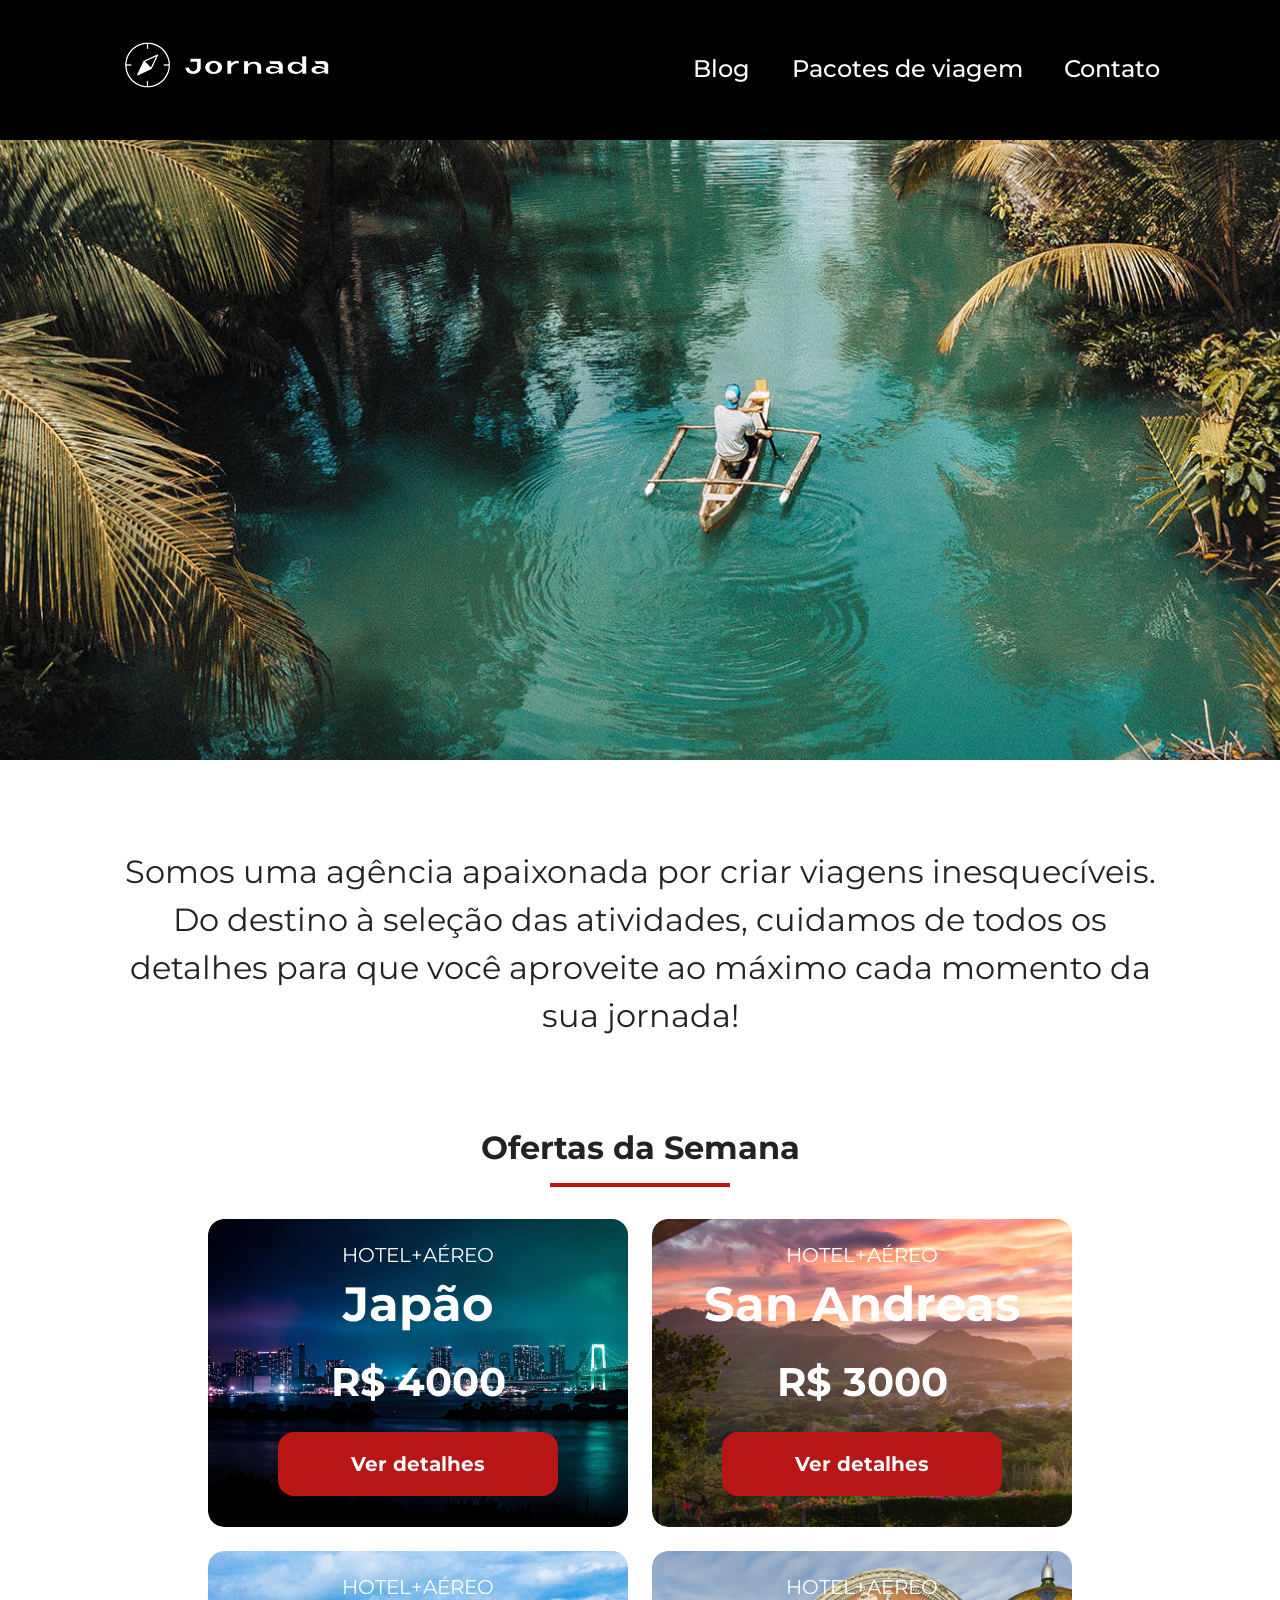
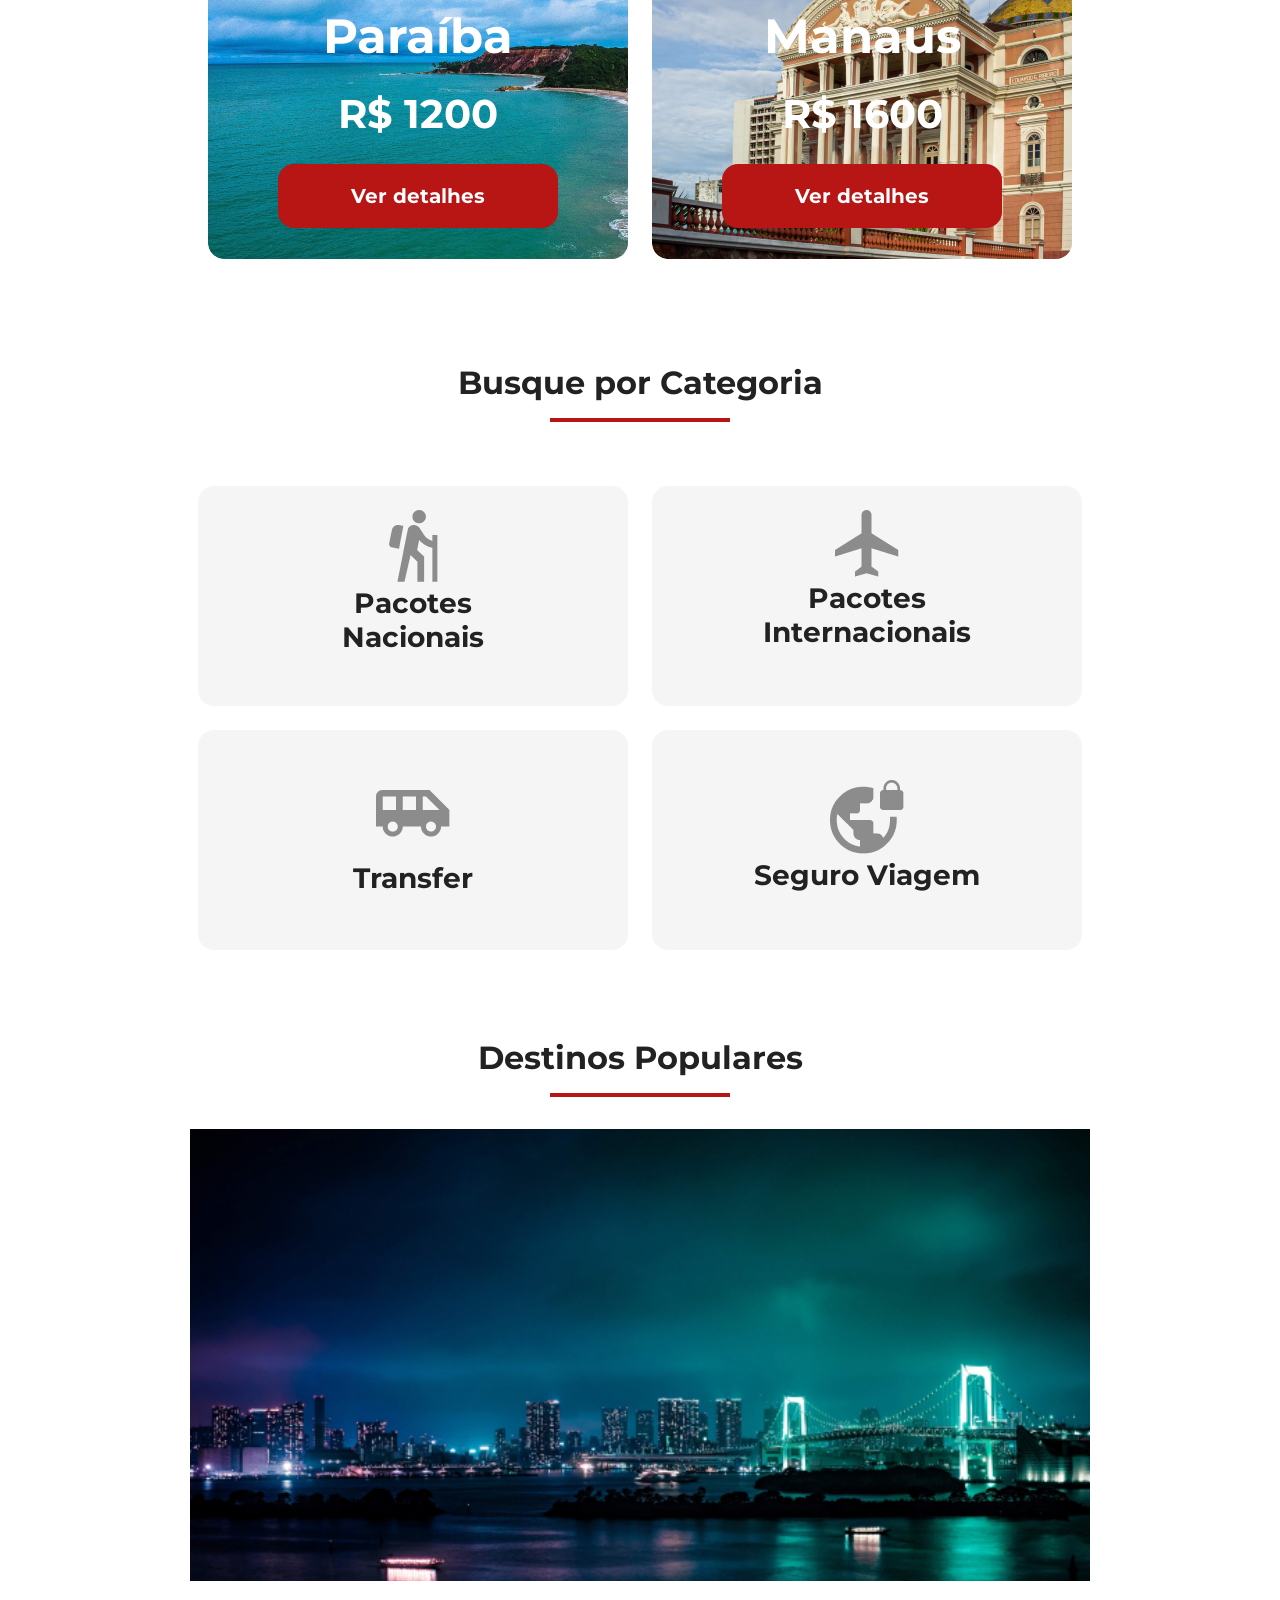
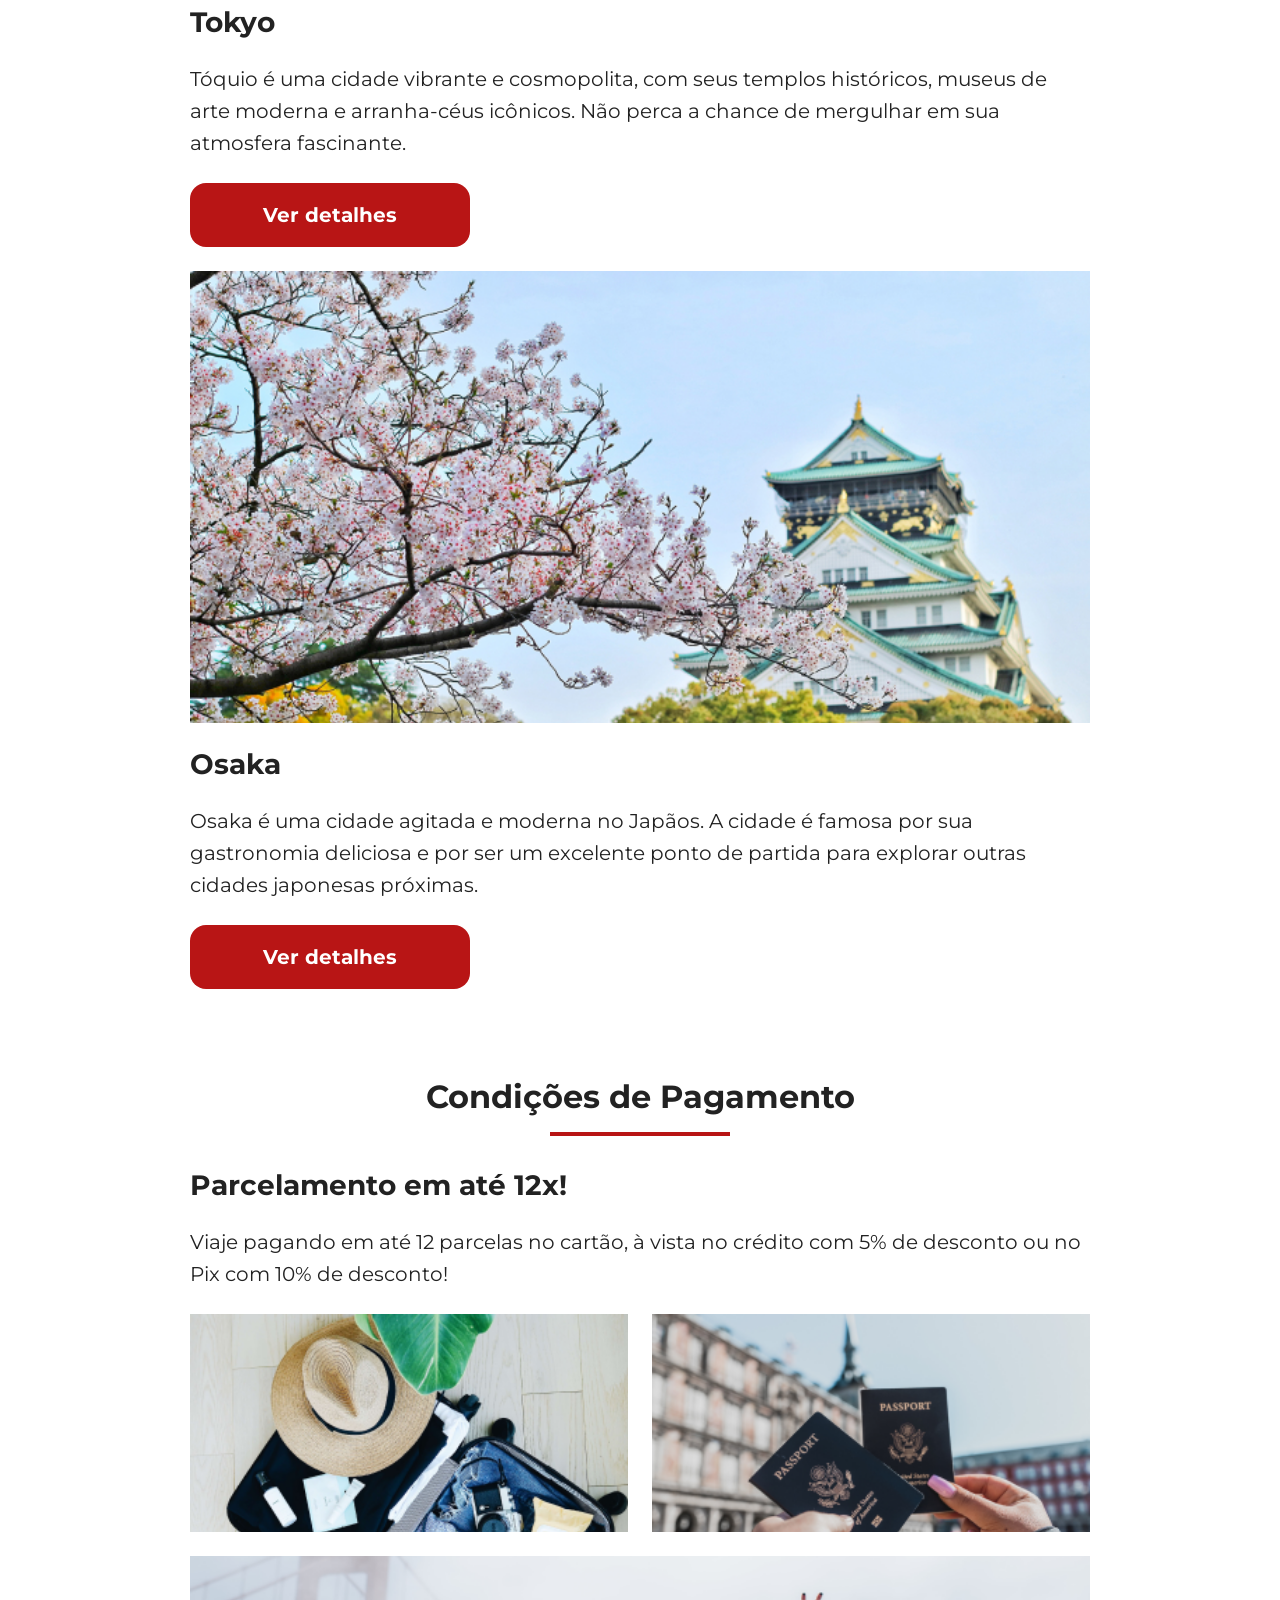
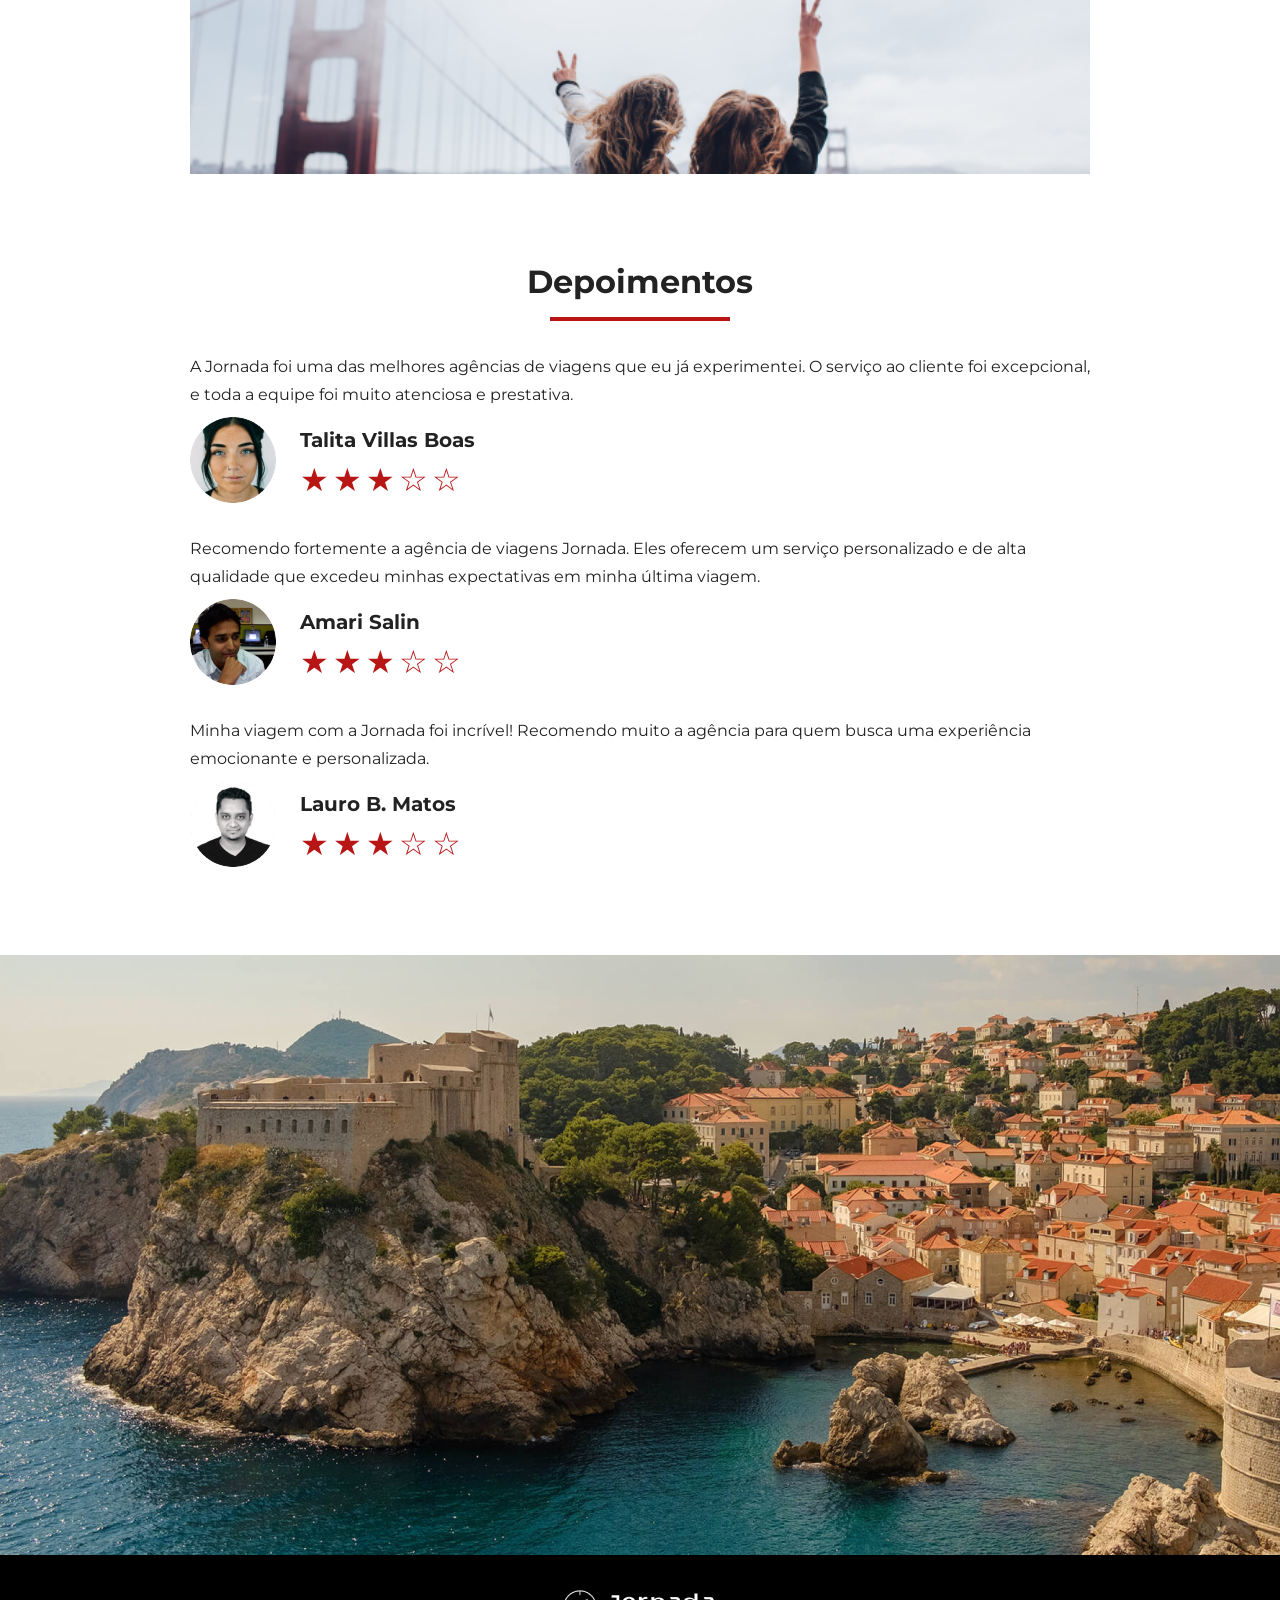
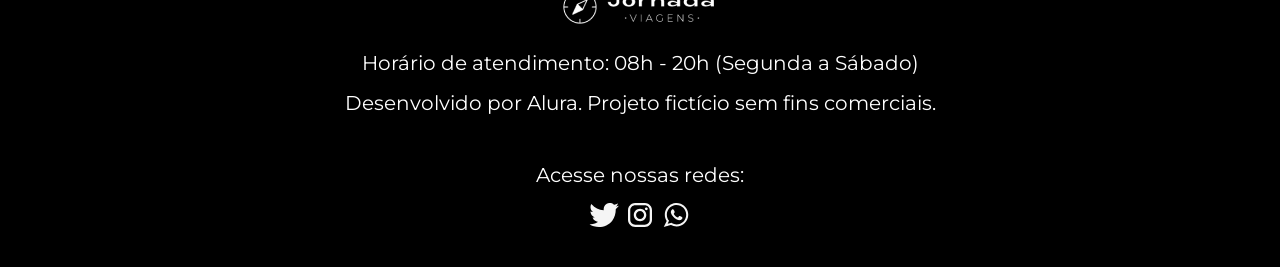
<file: index.html>
<!doctype html>
<html lang="pt-BR">
  <head>
    <meta charset="UTF-8" />
    <meta name="viewport" content="width=device-width, initial-scale=1.0" />
    <meta
      name="description"
      content="Jornada Viagens,uma agência apaixonada por criar viagens inesquecíveis"
    />

    <meta name="og:title" content="Jornada Viagens" />
    <meta
      name="og:description"
      content="Jornada Viagens,uma agência apaixonada por criar viagens inesquecíveis"
    />
    <meta
      name="og:image"
      content="https://danicastilho.github.io/jornada-viagens/img/logo-footer.png"
    />
    <meta name="og:type" content="website" />
    <meta
      name="og:url"
      content="https://danicastilho.github.io/jornada-viagens"
    />

    <link rel="icon" href="favico.svg" type="xml/svg" />
    <link rel="stylesheet" href="./css/style.css" />

    <title>Jornada Viagens</title>
  </head>
  <body>
    <header class="main-header">
      <a class="logo" href="index.html" title="voltar para a página inicial">
        <img
          class="img-mobile"
          src="img/bussola-jornada-branco.png"
          alt="Bussola do logo Jornada Viagens na cor branca"
        />
        <img
          class="img-desktop"
          src="img/bussola-texto-jornada-branco.png"
          alt="Logo Jornada Viagens na cor branca"
        />
      </a>
      <div class="navigation-menu">
        <label for="menu">
          <img src="img/menu.png" alt="menu" />
        </label>
        <input type="checkbox" id="menu" hidden />
        <nav>
          <ul class="list-links">
            <li>
              <a href="blog.html" target="_blank" title="Acessar Blog">Blog</a>
            </li>
            <li>
              <a
                href="pacotes-de-viagens.html"
                target="_blank"
                title="Acessar Pacotes de viagem"
                >Pacotes de viagem</a
              >
            </li>
            <li>
              <a href="contato.html" target="_blank" title="Acessar Contato"
                >Contato</a
              >
            </li>
          </ul>
        </nav>
      </div>
    </header>
    <section class="hero">
      <div class="hero-img"></div>
      <h2>
        Somos uma agência apaixonada por criar viagens inesquecíveis. Do destino
        à seleção das atividades, cuidamos de todos os detalhes para que você
        aproveite ao máximo cada momento da sua jornada!
      </h2>
    </section>
    <section class="offers">
      <div class="section-title">
        <h2>Ofertas da Semana</h2>
        <hr />
      </div>
      <div class="offers-cards">
        <article class="card japao">
          <header>
            <p>HOTEL+AÉREO</p>
            <h3>
              Japão <br />
              <span>R$ 4000</span>
            </h3>
          </header>
          <footer>
            <a href="#" class="button">Ver detalhes</a>
          </footer>
        </article>
        <article class="card san-andreas">
          <header>
            <p>HOTEL+AÉREO</p>
            <h3>
              San Andreas <br />
              <span>R$ 3000</span>
            </h3>
          </header>
          <footer>
            <a href="#" class="button">Ver detalhes</a>
          </footer>
        </article>
        <article class="card paraiba">
          <header>
            <p>HOTEL+AÉREO</p>
            <h3>
              Paraíba <br />
              <span>R$ 1200</span>
            </h3>
          </header>
          <footer>
            <a href="#" class="button">Ver detalhes</a>
          </footer>
        </article>
        <article class="card manaus">
          <header>
            <p>HOTEL+AÉREO</p>
            <h3>
              Manaus <br />
              <span>R$ 1600</span>
            </h3>
          </header>
          <footer>
            <a href="#" class="button">Ver detalhes</a>
          </footer>
        </article>
      </div>
    </section>
    <section class="categories">
      <div class="section-title">
        <h2>Busque por Categoria</h2>
        <hr />
      </div>
      <div class="categories-cards">
        <a
          class="card"
          href="#"
          target="_blank"
          title="Busque pela categoria Pacotes Nacionais"
        >
          <img
            src="img/icone-caminhada.png"
            alt="ícone cinza representando uma pessoa fazendo tracking"
          />
          <h3 class="content-title">
            Pacotes<br />
            Nacionais
          </h3>
        </a>

        <a
          class="card"
          href="#"
          target="_blank"
          title="Busque pela categoria Pacotes Internacionais"
        >
          <img
            src="img/icone-aviao.png"
            alt="ícone cinza representando um avião"
          />
          <h3 class="content-title">
            Pacotes <br />
            Internacionais
          </h3>
        </a>
        <a
          class="card single-line transfer"
          href="#"
          target="_blank"
          title="Busque pela categoria Transfer"
        >
          <img
            src="img/icone-onibus.png"
            alt="ícone cinza representando um ônibus"
          />
          <h3 class="content-title">Transfer</h3>
        </a>
        <a
          class="card single-line"
          href="#"
          target="_blank"
          title="Busque pela categoria Seguro Viagem"
        >
          <img
            src="img/icone-planeta.png"
            alt="ícone cinza representando o planeta terra com um cadeado"
          />
          <h3 class="content-title">Seguro Viagem</h3>
        </a>
      </div>
    </section>
    <section class="destinations">
      <div class="section-title">
        <h2>Destinos Populares</h2>
        <hr />
      </div>
      <div class="destination-items">
        <article class="item tokyo">
          <header>
            <div class="img-item"></div>
            <h3 class="content-title">Tokyo</h3>
          </header>
          <p class="content-text">
            Tóquio é uma cidade vibrante e cosmopolita, com seus templos
            históricos, museus de arte moderna e arranha-céus icônicos. Não
            perca a chance de mergulhar em sua atmosfera fascinante.
          </p>
          <footer>
            <a
              href="#"
              class="button"
              target="_blank"
              title="Veja mais detalhes do destino Tokyo"
              >Ver detalhes</a
            >
          </footer>
        </article>
        <article class="item osaka">
          <header>
            <div class="img-item"></div>
            <h3 class="content-title">Osaka</h3>
          </header>
          <p class="content-text">
            Osaka é uma cidade agitada e moderna no Japãos. A cidade é famosa
            por sua gastronomia deliciosa e por ser um excelente ponto de
            partida para explorar outras cidades japonesas próximas.
          </p>
          <footer>
            <a
              href="#"
              class="button"
              target="_blank"
              title="Veja mais detalhes do destino Osaka"
              >Ver detalhes</a
            >
          </footer>
        </article>
      </div>
    </section>
    <section class="payments">
      <div class="section-title">
        <h2>Condições de Pagamento</h2>
        <hr />
      </div>
      <div class="content-container">
        <div class="text-content">
          <h3 class="content-title">Parcelamento em até 12x!</h3>
          <p class="content-text">
            Viaje pagando em até 12 parcelas no cartão, à vista no crédito com
            5% de desconto ou no Pix com 10% de desconto!
          </p>
        </div>
        <div class="image-gallery">
          <div class="image first"></div>
          <div class="image second"></div>
          <div class="image thirdy colspan-2"></div>
        </div>
      </div>
    </section>
    <section class="testimonials">
      <div class="section-title">
        <h2>Depoimentos</h2>
        <hr />
      </div>
      <div class="testimonial-container">
        <article>
          <header>
            <p>
              A Jornada foi uma das melhores agências de viagens que eu já
              experimentei. O serviço ao cliente foi excepcional, e toda a
              equipe foi muito atenciosa e prestativa.
            </p>
          </header>
          <footer>
            <img
              src="img/avatar-talita.png"
              alt="imagem de perfil da cliente Talita Villas Boas"
            />
            <div class="profile-content">
              <h3>Talita Villas Boas</h3>
              <div class="rating">
                <span class="star">★</span>
                <span class="star">★</span>
                <span class="star">★</span>
                <span class="star">☆</span>
                <span class="star">☆</span>
              </div>
            </div>
          </footer>
        </article>
        <article>
          <header>
            <p>
              Recomendo fortemente a agência de viagens Jornada. Eles oferecem
              um serviço personalizado e de alta qualidade que excedeu minhas
              expectativas em minha última viagem.
            </p>
          </header>
          <footer>
            <img
              src="img/avatar-amari.png"
              alt="imagem de perfil do cliente Amari Salin"
            />
            <div class="profile-content">
              <h3>Amari Salin</h3>
              <div class="rating">
                <span class="star">★</span>
                <span class="star">★</span>
                <span class="star">★</span>
                <span class="star">☆</span>
                <span class="star">☆</span>
              </div>
            </div>
          </footer>
        </article>
        <article>
          <header>
            <p>
              Minha viagem com a Jornada foi incrível! Recomendo muito a agência
              para quem busca uma experiência emocionante e personalizada.
            </p>
          </header>
          <footer>
            <img
              src="img/avatar-lauro.png"
              alt="imagem de perfil do cliente Lauro B. Matos"
            />
            <div class="profile-content">
              <h3>Lauro B. Matos</h3>
              <div class="rating">
                <span class="star">★</span>
                <span class="star">★</span>
                <span class="star">★</span>
                <span class="star">☆</span>
                <span class="star">☆</span>
              </div>
            </div>
          </footer>
        </article>
      </div>
    </section>
    <section class="bottom-hero">
      <div class="hero-img"></div>
    </section>
    <footer class="main-footer">
      <div class="footer-content">
        <img src="img/logo-footer.png" alt="logo completo Jornada Viagens" />
        <p>Horário de atendimento: 08h - 20h (Segunda a Sábado)</p>
        <p>Desenvolvido por Alura. Projeto fictício sem fins comerciais.</p>
      </div>
      <div class="footer-social">
        <p>Acesse nossas redes:</p>

        <a href="#" target="_blank" title="Acesse o Twitter do Jornada Viagens"
          ><img
            src="img/icone-twitter.svg"
            alt="icone do Twitter na cor branca"
        /></a>

        <a
          href="#"
          target="_blank"
          title="Acesse o Instagram do Jornada Viagens"
          ><img
            src="img/icone-instagram.svg"
            alt="icone do Instagram na cor branca"
        /></a>

        <a href="#" target="_blank" title="Entre em contato através do whatsapp"
          ><img
            src="img/icone-whatsapp.svg"
            alt="icone do whatsapp na cor branca"
        /></a>
      </div>
    </footer>
  </body>
</html>
</file>
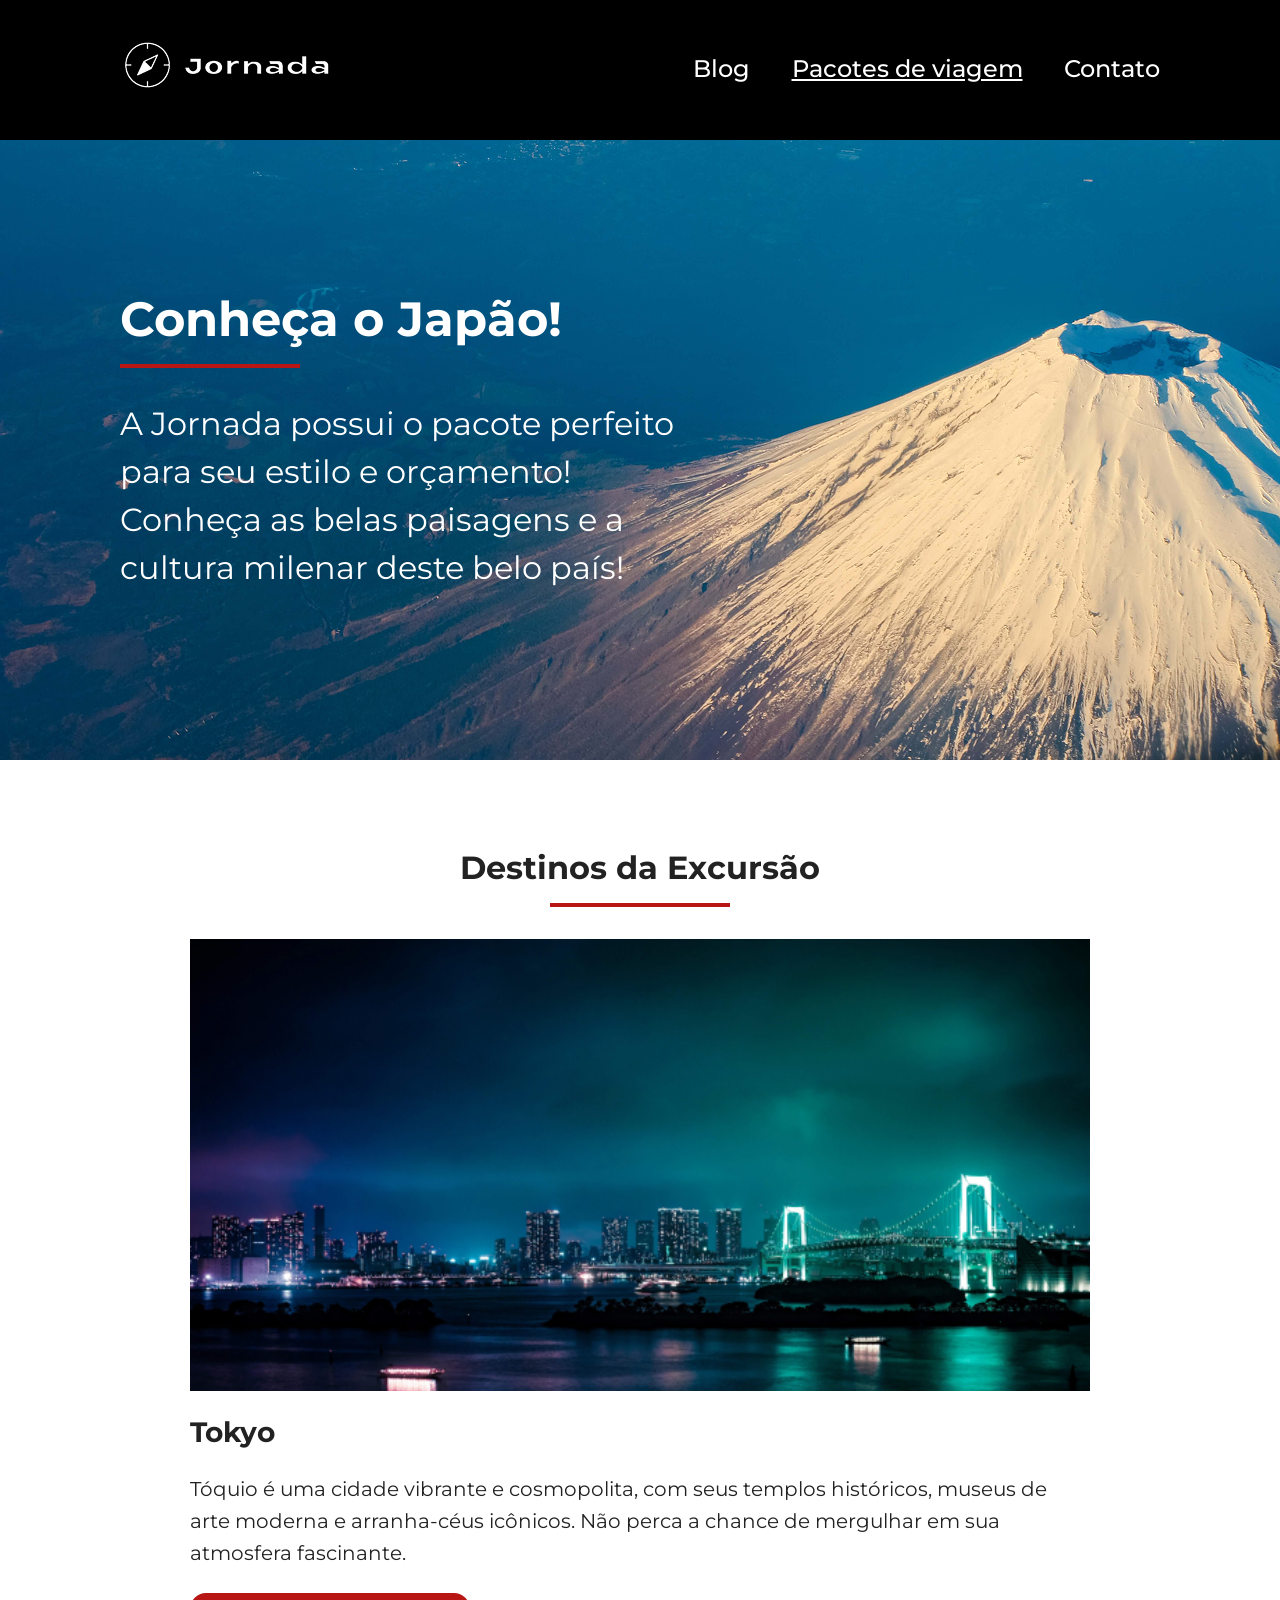
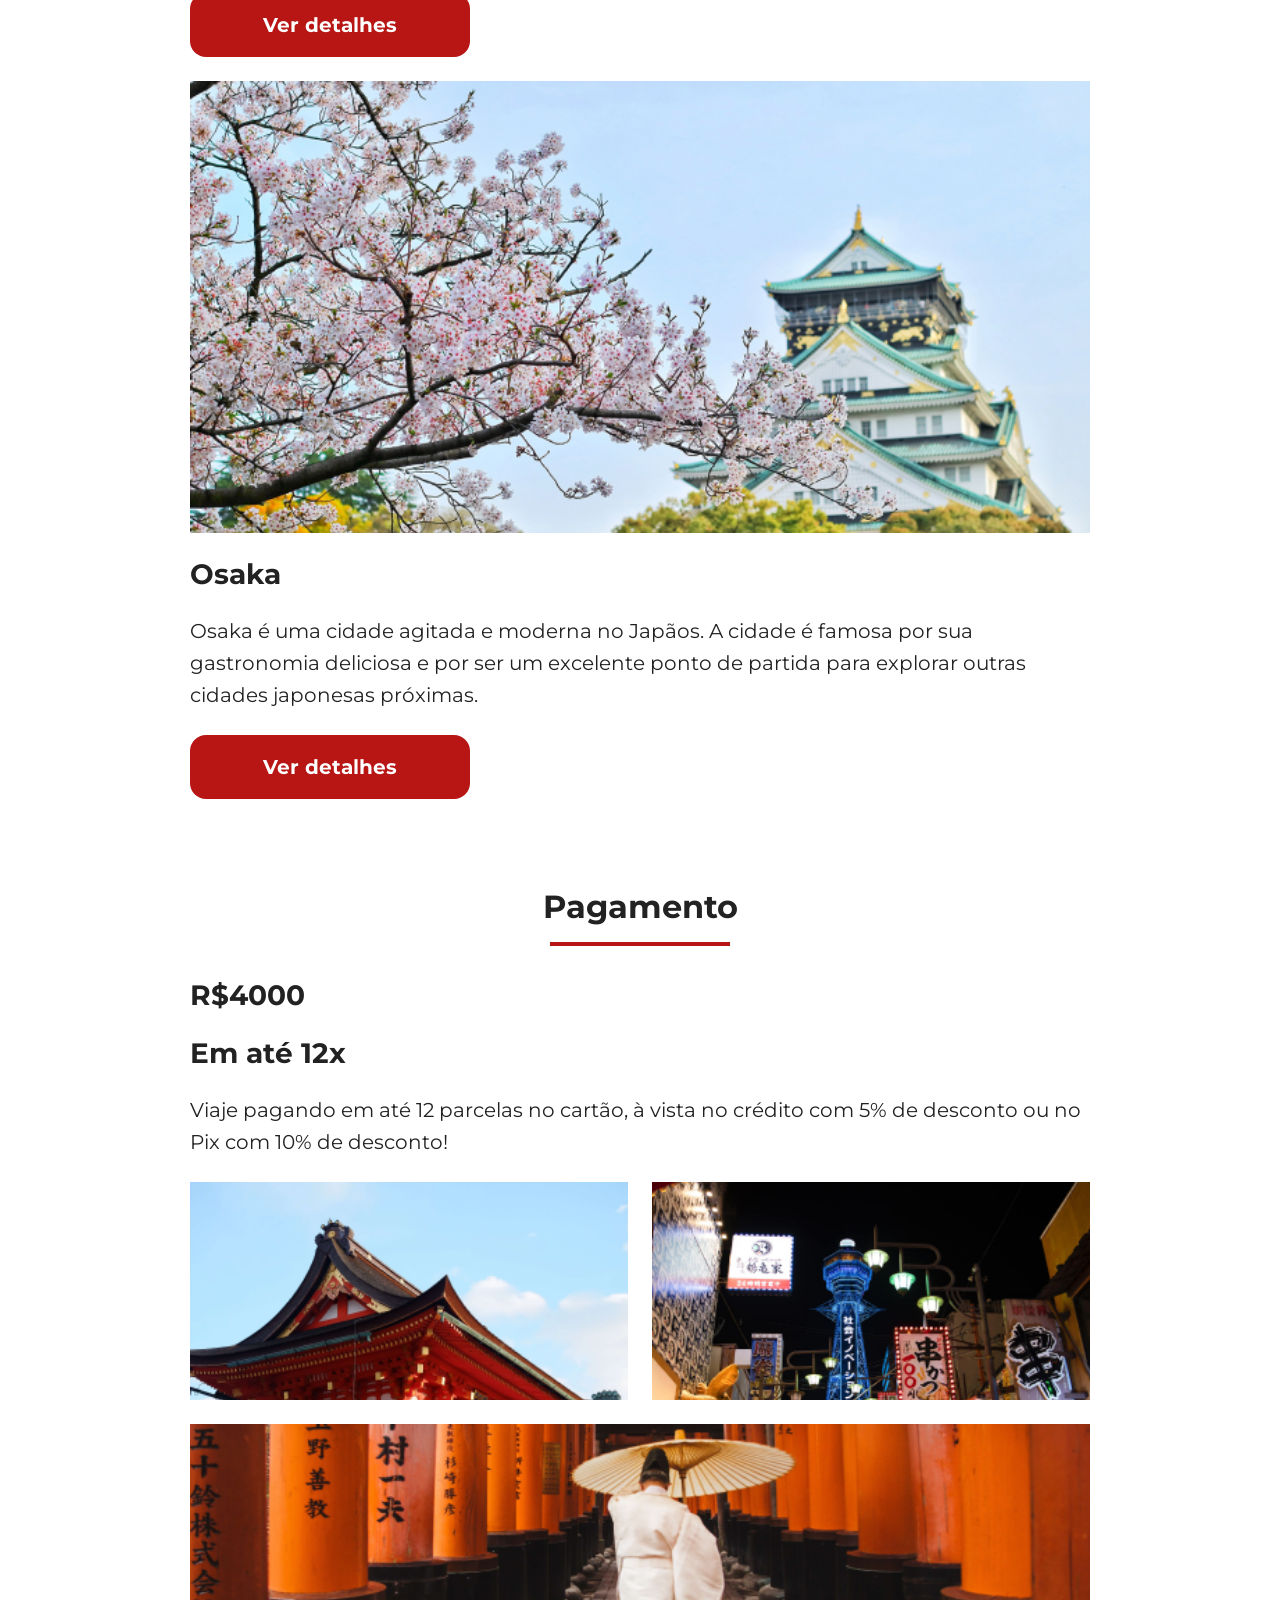
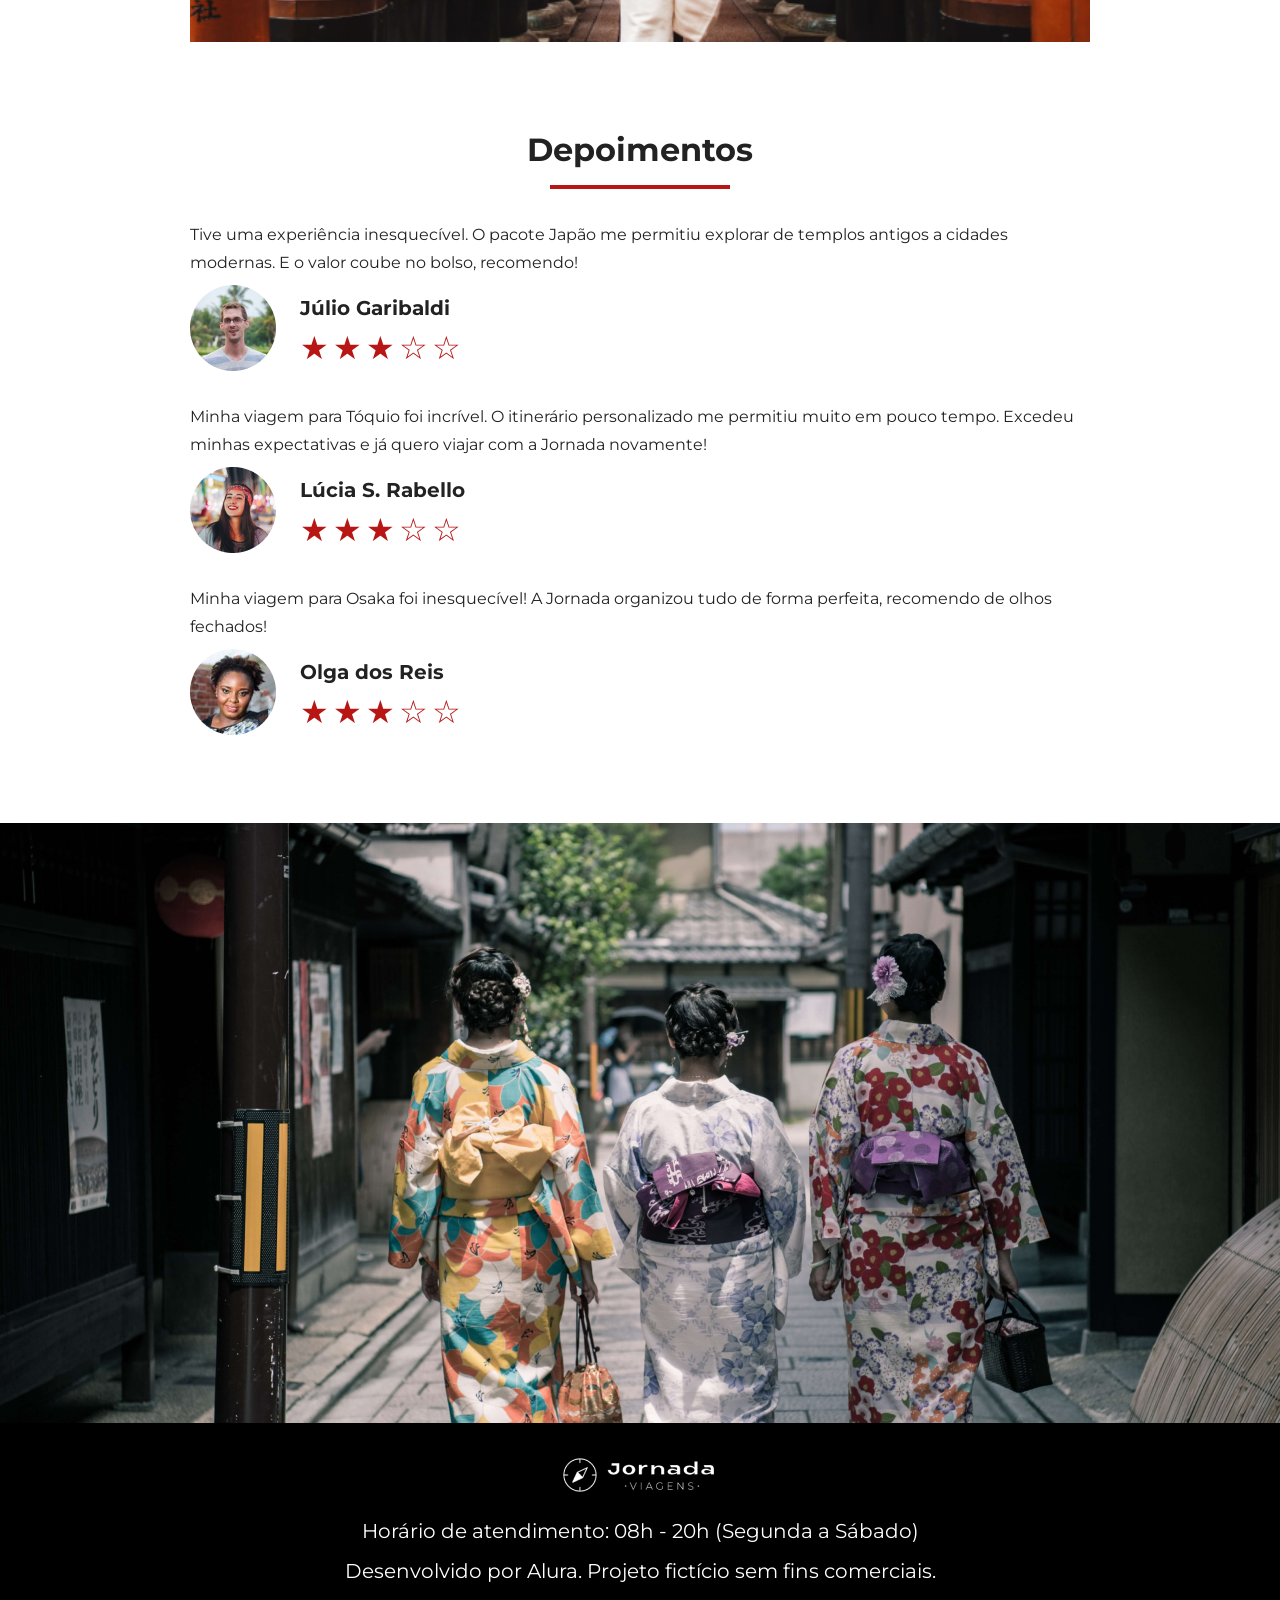
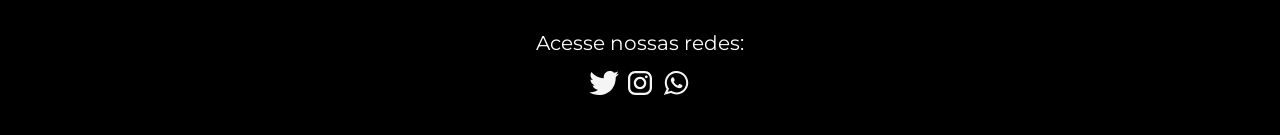
<file: pacotes-de-viagens.html>
<!doctype html>
<html lang="pt-BR">
  <head>
    <meta charset="UTF-8" />
    <meta name="viewport" content="width=device-width, initial-scale=1.0" />
    <meta
      name="description"
      content="Jornada Viagens,uma agência apaixonada por criar viagens inesquecíveis"
    />

    <meta name="og:title" content="Jornada Viagens" />
    <meta
      name="og:description"
      content="Jornada Viagens,uma agência apaixonada por criar viagens inesquecíveis"
    />
    <meta
      name="og:image"
      content="https://danicastilho.github.io/jornada-viagens/img/logo-footer.png"
    />
    <meta name="og:type" content="website" />
    <meta
      name="og:url"
      content="https://danicastilho.github.io/jornada-viagens"
    />

    <link rel="icon" href="favico.svg" type="xml/svg" />
    <link rel="stylesheet" href="./css/style.css" />

    <title>Jornada Viagens</title>
  </head>
  <body>
    <header class="main-header">
      <a class="logo" href="index.html" title="voltar para a página inicial">
        <img
          class="img-mobile"
          src="img/bussola-jornada-branco.png"
          alt="Bussola do logo Jornada Viagens na cor branca"
        />
        <img
          class="img-desktop"
          src="img/bussola-texto-jornada-branco.png"
          alt="Logo Jornada Viagens na cor branca"
        />
      </a>
      <div class="navigation-menu">
        <label for="menu">
          <img src="img/menu.png" alt="menu" />
        </label>
        <input type="checkbox" id="menu" hidden />
        <nav>
          <ul class="list-links">
            <li>
              <a href="blog.html" target="_blank" title="Acessar Blog">Blog</a>
            </li>
            <li>
              <a
                class="active"
                href="pacotes-de-viagens.html"
                target="_blank"
                title="Acessar Pacotes de viagem"
                >Pacotes de viagem</a
              >
            </li>
            <li>
              <a href="contato.html" target="_blank" title="Acessar Contato"
                >Contato</a
              >
            </li>
          </ul>
        </nav>
      </div>
    </header>
    <section class="travel-packages hero">
      <div class="hero-img">
        <div class="hero-content">
          <h1>Conheça o Japão!</h1>
          <hr />
          <p>
            A Jornada possui o pacote perfeito para seu estilo e orçamento!
            Conheça as belas paisagens e a cultura milenar deste belo país!
          </p>
        </div>
      </div>
    </section>

    <section class="travel-packages destinations">
      <div class="section-title">
        <h2>Destinos da Excursão</h2>
        <hr />
      </div>
      <div class="destination-items">
        <article class="item tokyo">
          <header>
            <div class="img-item"></div>
            <h3 class="content-title">Tokyo</h3>
          </header>
          <p class="content-text">
            Tóquio é uma cidade vibrante e cosmopolita, com seus templos
            históricos, museus de arte moderna e arranha-céus icônicos. Não
            perca a chance de mergulhar em sua atmosfera fascinante.
          </p>
          <footer>
            <a
              href="#"
              class="button"
              target="_blank"
              title="Veja mais detalhes do destino Tokyo"
              >Ver detalhes</a
            >
          </footer>
        </article>
        <article class="item osaka">
          <header>
            <div class="img-item"></div>
            <h3 class="content-title">Osaka</h3>
          </header>
          <p class="content-text">
            Osaka é uma cidade agitada e moderna no Japãos. A cidade é famosa
            por sua gastronomia deliciosa e por ser um excelente ponto de
            partida para explorar outras cidades japonesas próximas.
          </p>
          <footer>
            <a
              href="#"
              class="button"
              target="_blank"
              title="Veja mais detalhes do destino Osaka"
              >Ver detalhes</a
            >
          </footer>
        </article>
      </div>
    </section>
    <section class="travel-packages payments">
      <div class="section-title">
        <h2>Pagamento</h2>
        <hr />
      </div>
      <div class="content-container">
        <div class="text-content">
          <h3 class="content-title">R$4000</h3>
          <h3 class="content-title">Em até 12x</h3>

          <p class="content-text">
            Viaje pagando em até 12 parcelas no cartão, à vista no crédito com
            5% de desconto ou no Pix com 10% de desconto!
          </p>
        </div>
        <div class="image-gallery">
          <div class="image first"></div>
          <div class="image second"></div>
          <div class="image thirdy colspan-2"></div>
        </div>
      </div>
    </section>
    <section class="testimonials">
      <div class="section-title">
        <h2>Depoimentos</h2>
        <hr />
      </div>
      <div class="testimonial-container">
        <article>
          <header>
            <p>
              Tive uma experiência inesquecível. O pacote Japão me permitiu
              explorar de templos antigos a cidades modernas. E o valor coube no
              bolso, recomendo!
            </p>
          </header>
          <footer>
            <img
              src="img/travel-packages/avatar-julio.png"
              alt="imagem de perfil do cliente Júlio Garibaldi"
            />
            <div class="profile-content">
              <h3>Júlio Garibaldi</h3>
              <div class="rating">
                <span class="star">★</span>
                <span class="star">★</span>
                <span class="star">★</span>
                <span class="star">☆</span>
                <span class="star">☆</span>
              </div>
            </div>
          </footer>
        </article>
        <article>
          <header>
            <p>
              Minha viagem para Tóquio foi incrível. O itinerário personalizado
              me permitiu muito em pouco tempo. Excedeu minhas expectativas e já
              quero viajar com a Jornada novamente!
            </p>
          </header>
          <footer>
            <img
              src="img/travel-packages/avatar-lucia.png"
              alt="imagem de perfil da cliente Lúcia S. Rabello"
            />
            <div class="profile-content">
              <h3>Lúcia S. Rabello</h3>
              <div class="rating">
                <span class="star">★</span>
                <span class="star">★</span>
                <span class="star">★</span>
                <span class="star">☆</span>
                <span class="star">☆</span>
              </div>
            </div>
          </footer>
        </article>
        <article>
          <header>
            <p>
              Minha viagem para Osaka foi inesquecível! A Jornada organizou tudo
              de forma perfeita, recomendo de olhos fechados!
            </p>
          </header>
          <footer>
            <img
              src="img/travel-packages/avatar-olga.png"
              alt="imagem de perfil da cliente Olga dos Reis"
            />
            <div class="profile-content">
              <h3>Olga dos Reis</h3>
              <div class="rating">
                <span class="star">★</span>
                <span class="star">★</span>
                <span class="star">★</span>
                <span class="star">☆</span>
                <span class="star">☆</span>
              </div>
            </div>
          </footer>
        </article>
      </div>
    </section>
    <section class="travel-packages bottom-hero">
      <div class="hero-img"></div>
    </section>
    <footer class="main-footer">
      <div class="footer-content">
        <img src="img/logo-footer.png" alt="logo completo Jornada Viagens" />
        <p>Horário de atendimento: 08h - 20h (Segunda a Sábado)</p>
        <p>Desenvolvido por Alura. Projeto fictício sem fins comerciais.</p>
      </div>
      <div class="footer-social">
        <p>Acesse nossas redes:</p>

        <a href="#" target="_blank" title="Acesse o Twitter do Jornada Viagens"
          ><img
            src="img/icone-twitter.svg"
            alt="icone do Twitter na cor branca"
        /></a>

        <a
          href="#"
          target="_blank"
          title="Acesse o Instagram do Jornada Viagens"
          ><img
            src="img/icone-instagram.svg"
            alt="icone do Instagram na cor branca"
        /></a>

        <a href="#" target="_blank" title="Entre em contato através do whatsapp"
          ><img
            src="img/icone-whatsapp.svg"
            alt="icone do whatsapp na cor branca"
        /></a>
      </div>
    </footer>
  </body>
</html>
</file>
<file: css/style.css>
@import url(global.css);
@import url(header.css);
@import url(hero.css);
@import url(offers.css);
@import url(categories.css);
@import url(destinations.css);
@import url(payments.css);
@import url(testimonials.css);
@import url(footer.css);
</file>
